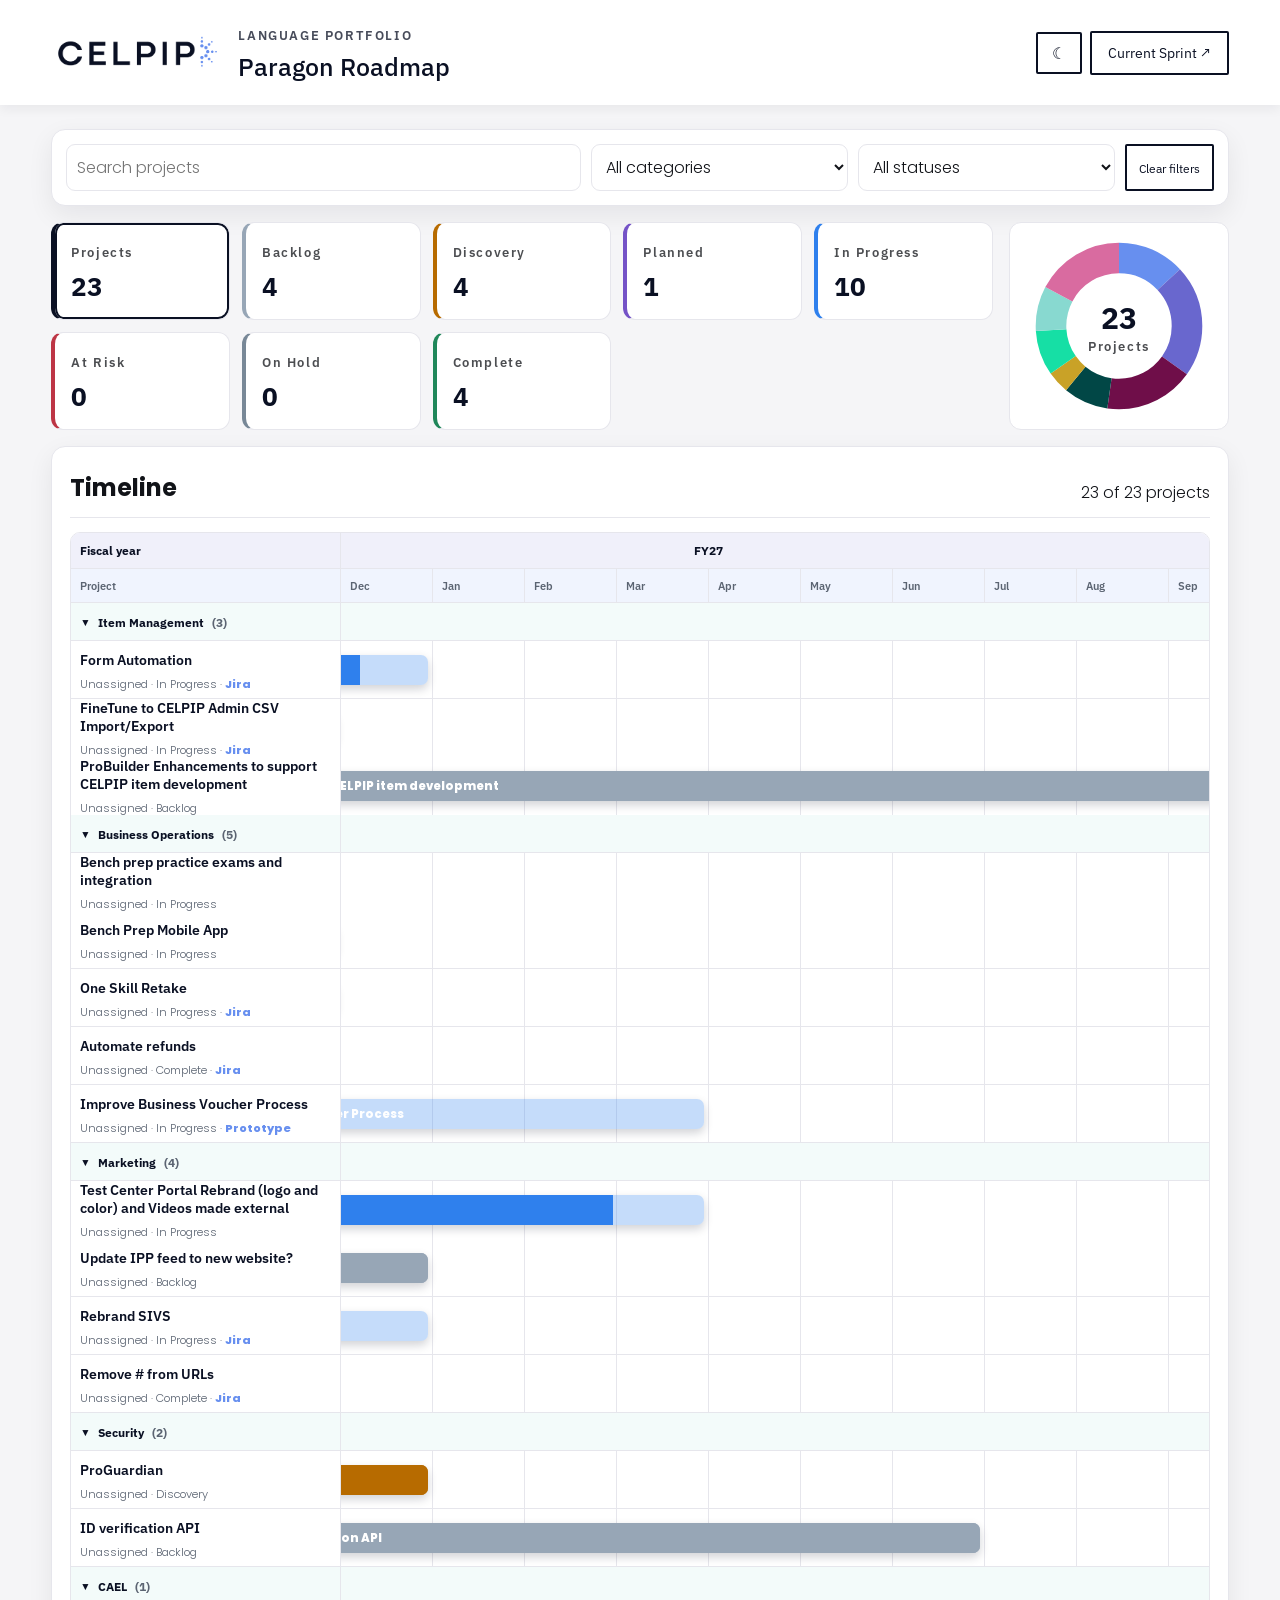
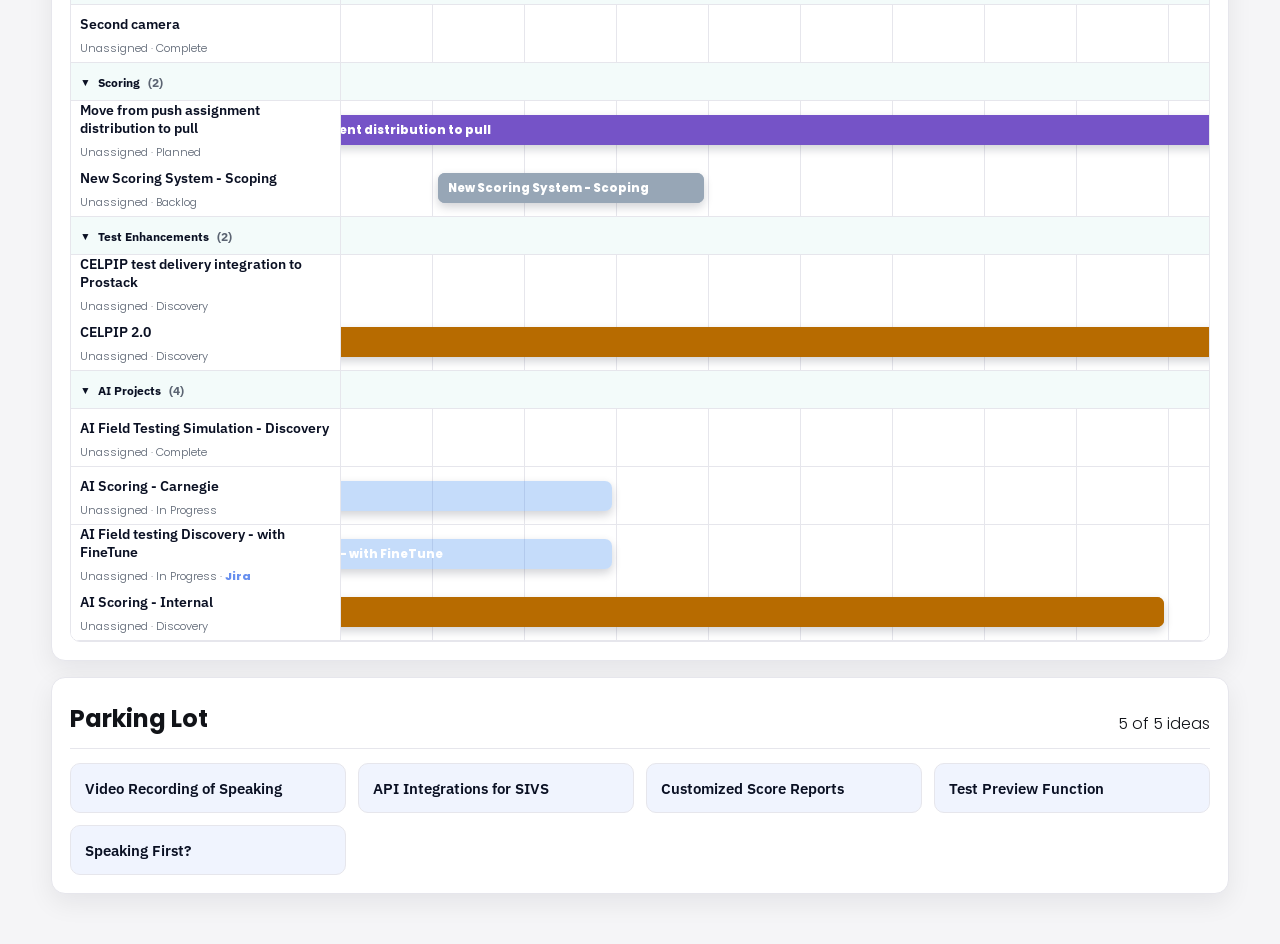
<file: celpip-paragon-roadmap-v2 3/index.html>
<!doctype html><html lang="en"><head><meta charset="utf-8"><meta name="viewport" content="width=device-width,initial-scale=1"><title>CELPIP & Paragon Roadmap</title><link rel="preconnect" href="https://fonts.googleapis.com"><link rel="preconnect" href="https://fonts.gstatic.com" crossorigin><link href="https://fonts.googleapis.com/css2?family=IBM+Plex+Sans:wght@400;500;600;700&family=Poppins:wght@300;400;500;600&display=swap" rel="stylesheet"><link rel="stylesheet" href="styles.css"></head><body><header><div class="brand"><img src="celpip-logo.png" alt="CELPIP" class="logo"><div><small>LANGUAGE PORTFOLIO</small><h1>Paragon Roadmap</h1></div></div><div class="actions"><button type="button" id="themeToggle" title="Toggle dark mode">☾</button><a href="https://paragontesting.atlassian.net/jira/software/projects/PT/boards/82?filter=&groupBy=none" target="_blank" rel="noopener noreferrer" title="View all current Paragon Technology activity in Jira — not everything shown there is on this roadmap">Current Sprint &#8599;</a></div></header><main><section class="toolbar"><input id="search" placeholder="Search projects"><select id="categoryFilter"></select><select id="statusFilter"></select><button id="clear">Clear filters</button></section><section id="metrics" class="metricsRow"></section><section class="panel"><div class="panelHead"><h2>Timeline</h2><span id="count"></span></div><div id="timeline"></div></section><section class="panel" id="parkingPanel" hidden><div class="panelHead"><h2>Parking Lot</h2><span id="parkingCount"></span></div><div id="parking"></div></section></main><dialog id="dialog"><div class="dialogHead"><h2 id="dialogTitle"></h2><button type="button" id="close">×</button></div><div id="dialogBody" class="detailGrid"></div></dialog><script src="app.js"></script></body></html>
</file>
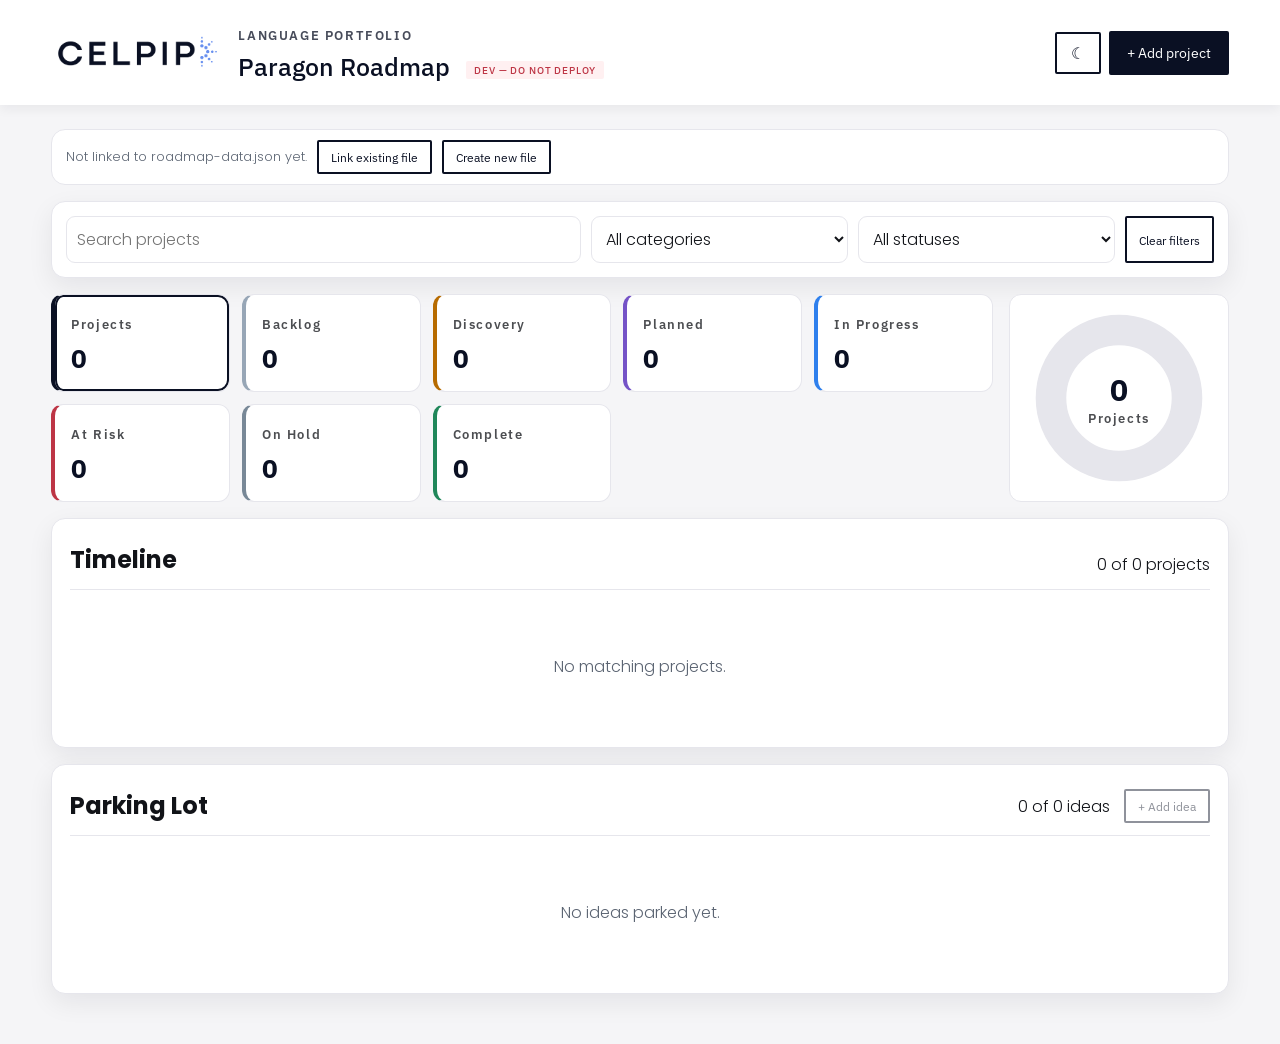
<file: celpip-paragon-roadmap-v2 3/admin.html>
<!doctype html><html lang="en"><head><meta charset="utf-8"><meta name="viewport" content="width=device-width,initial-scale=1"><title>Paragon Roadmap — Dev</title><link rel="preconnect" href="https://fonts.googleapis.com"><link rel="preconnect" href="https://fonts.gstatic.com" crossorigin><link href="https://fonts.googleapis.com/css2?family=IBM+Plex+Sans:wght@400;500;600;700&family=Poppins:wght@300;400;500;600&display=swap" rel="stylesheet"><link rel="stylesheet" href="styles.css"></head><body><header><div class="brand"><img src="celpip-logo.png" alt="CELPIP" class="logo"><div><small>LANGUAGE PORTFOLIO</small><h1>Paragon Roadmap <span class="devBadge">DEV — DO NOT DEPLOY</span></h1></div></div><div class="actions"><button type="button" id="themeToggle" title="Toggle dark mode">☾</button><button class="primary" id="add" disabled>+ Add project</button></div></header><main><section class="devBar" id="devBar"><span id="devStatus">Checking for a linked file…</span><button type="button" id="devLink" hidden>Link existing file</button><button type="button" id="devCreate" hidden>Create new file</button><button type="button" id="devReconnect" hidden>Reconnect</button><button type="button" id="devRelink" hidden>Change file</button></section><section class="toolbar"><input id="search" placeholder="Search projects"><select id="categoryFilter"></select><select id="statusFilter"></select><button id="clear">Clear filters</button></section><section id="metrics" class="metricsRow"></section><section class="panel"><div class="panelHead"><h2>Timeline</h2><span id="count"></span></div><div id="timeline"></div></section><section class="panel" id="parkingPanel"><div class="panelHead"><h2>Parking Lot</h2><div class="panelTools"><span id="parkingCount"></span><button type="button" id="addIdea" disabled>+ Add idea</button></div></div><div id="parking"></div></section></main><dialog id="dialog"><form id="form"><div class="dialogHead"><h2 id="dialogTitle">Project</h2><button type="button" id="close">×</button></div><input id="id" type="hidden"><div class="grid"><label class="wide">Project name<input id="name" required></label><label>Category<select id="pCategory" required></select></label><label>Owner<input id="owner" required></label><label>Status<select id="pStatus"></select></label><label>Priority<select id="priority"></select></label><label>% Complete<input id="percent" type="number" min="0" max="100" step="5" value="0"></label><label>Start month<input id="start" type="month" required></label><label>End month<input id="end" type="month" required></label><label class="wide">Jira link<input id="jira" type="url" placeholder="https://paragontesting.atlassian.net/browse/PT-1234"></label><label class="wide">Prototype link (optional)<input id="prototypeUrl" type="url" placeholder="https://..."></label><label class="wide">Notes<textarea id="objective" rows="3"></textarea></label></div><p id="error"></p><div class="dialogActions"><button type="button" class="danger" id="delete">Delete</button><span></span><button type="button" id="cancel">Cancel</button><button class="primary" type="submit">Save</button></div></form></dialog><dialog id="ideaDialog"><form id="ideaForm"><div class="dialogHead"><h2>Parking Lot idea</h2><button type="button" id="ideaClose">×</button></div><input id="ideaId" type="hidden"><div class="grid"><label class="wide">Idea<input id="ideaName" required></label><label class="wide">Category (optional)<select id="ideaCategory"></select></label><label class="wide">Jira link<input id="ideaJira" type="url" placeholder="https://paragontesting.atlassian.net/browse/PT-1234"></label><label class="wide">Notes<textarea id="ideaNotes" rows="4"></textarea></label></div><div class="dialogActions"><button type="button" class="danger" id="ideaDelete">Delete</button><span></span><button type="button" id="ideaCancel">Cancel</button><button class="primary" type="submit">Save</button></div></form></dialog><script src="admin.js"></script></body></html>
</file>
<file: celpip-paragon-roadmap-v2 3/styles.css>
:root{color-scheme:light;--navy:#0A1023;--deepgreen:#014746;--burgundy:#6F0E49;--purple:#6967CE;--blue:#678FEF;--green:#16DFA5;--aqua:#88D9D0;--ink:#111318;--heading:#0A1023;--surface:#fff;--hover-tint:#f8fbfd;--muted:#5b6472;--line:#e6e6ec;--bg:#f5f5f7;--white:#fff;--red:#bd3545;--tint-blue:#F0F4FE;--tint-purple:#F0F0FA;--tint-aqua:#F3FBFA}
:root[data-theme="dark"]{color-scheme:dark;--bg:#0A1023;--surface:#141a2e;--ink:#e7e9ee;--heading:#eef1f7;--muted:#93a0b3;--line:#262e4a;--hover-tint:#1b2340;--tint-blue:#17203a;--tint-purple:#1c1a33;--tint-aqua:#12241f}
*{box-sizing:border-box}[hidden]{display:none!important}body{margin:0;font-family:'Poppins',Segoe UI,Arial,sans-serif;font-weight:300;color:var(--ink);background:var(--bg)}input,select,textarea,label{font:inherit}button{font-family:'IBM Plex Sans',Arial,sans-serif;font-weight:400;font-size:.875rem}header{background:#fff;color:var(--navy);padding:22px 4vw;display:flex;justify-content:space-between;align-items:center;gap:20px;box-shadow:0 5px 10px rgba(10,16,35,.05)}.brand{display:flex;align-items:center;gap:14px}.logo{height:46px;width:auto;display:block}header h1{margin:4px 0 0;font-size:1.55rem;font-family:'IBM Plex Sans',Arial,sans-serif;font-weight:500}small{font-family:'IBM Plex Sans',Arial,sans-serif;font-weight:600;letter-spacing:.12em;opacity:.75}.actions{display:flex;gap:8px;align-items:center}.actions button,.actions label,.actions a,.toolbar button{border-width:2px;border-style:solid;border-radius:2px;padding:11px 16px;cursor:pointer;font-family:'IBM Plex Sans',Arial,sans-serif;font-weight:400;font-size:.875rem;text-decoration:none;display:inline-block}.actions button,.actions label,.actions a{border-color:var(--navy);background:#fff;color:var(--navy)}.toolbar button{border-color:var(--heading);background:var(--surface);color:var(--heading);padding:7px 12px;font-size:.78rem}#themeToggle{padding:11px 14px;font-size:1rem;line-height:1}.primary{background:var(--navy)!important;color:#fff!important;border-color:var(--navy)!important}.devBadge{display:inline-block;margin-left:10px;padding:2px 8px;border-radius:2px;background:#fff0f1;color:var(--red);font-size:.65rem;letter-spacing:.08em;vertical-align:middle}.devBar{display:flex;align-items:center;gap:10px;flex-wrap:wrap;background:var(--surface);border:1px solid var(--line);border-radius:14px;padding:10px 14px;margin:0 0 16px;font-size:.8rem;color:var(--muted)}.devBar.warn{border-color:#c98a1f;color:#c98a1f}.devBar.err{border-color:var(--red);color:var(--red)}.devBar button{border-width:2px;border-style:solid;border-radius:2px;padding:7px 12px;cursor:pointer;font-family:'IBM Plex Sans',Arial,sans-serif;font-weight:400;font-size:.78rem;border-color:var(--heading);background:var(--surface);color:var(--heading)}main{padding:24px 4vw 50px;max-width:1600px;margin:auto}.toolbar,.panel{background:var(--surface);border:1px solid var(--line);border-radius:14px;box-shadow:0 9px 26px rgba(10,16,35,.07)}.toolbar{padding:14px;display:grid;grid-template-columns:2fr 1fr 1fr auto;gap:10px}.toolbar input,.toolbar select{background:var(--surface);color:var(--ink);border:1px solid var(--line);border-radius:9px;padding:10px}.metricsRow{display:flex;gap:16px;align-items:stretch;margin:16px 0}.metrics{flex:1 1 auto;display:grid;grid-template-columns:repeat(auto-fit,minmax(150px,1fr));gap:12px}.pieCard{flex:0 0 220px;background:var(--surface);border:1px solid var(--line);border-radius:12px;padding:16px;display:flex;align-items:center;justify-content:center}.pieWrap{position:relative;width:170px;height:170px}.pieSvg{width:100%;height:100%}.pieSvg circle{transition:opacity .15s}.pieTotal{position:absolute;inset:0;display:flex;flex-direction:column;align-items:center;justify-content:center;text-align:center;pointer-events:none}.pieTotal b{font-family:'IBM Plex Sans',Arial,sans-serif;font-size:1.9rem;color:var(--heading)}.pieTooltip{position:absolute;background:var(--navy);color:#fff;font-family:'IBM Plex Sans',Arial,sans-serif;font-size:.72rem;font-weight:600;padding:5px 9px;border-radius:4px;pointer-events:none;white-space:nowrap;z-index:10;box-shadow:0 4px 10px rgba(10,16,35,.25)}.metric{background:var(--surface);border:1px solid var(--line);border-radius:12px;padding:16px;border-left:4px solid var(--blue);cursor:pointer;transition:box-shadow .15s}.metric:hover{box-shadow:0 4px 14px rgba(10,16,35,.12)}.metric.active{box-shadow:0 0 0 2px var(--heading) inset}.metric small,.metric b{font-family:'IBM Plex Sans',Arial,sans-serif}.metric b{display:block;font-size:1.65rem;color:var(--heading);margin-top:5px}.panel{padding:18px;overflow:hidden}.panelHead{display:flex;justify-content:space-between;align-items:end;border-bottom:1px solid var(--line);padding-bottom:12px;margin-bottom:14px}.panelHead h2{margin:5px 0 0}.timelineScroll{width:100%;overflow-x:auto;overflow-y:hidden;border:1px solid var(--line);border-radius:10px;overscroll-behavior-x:contain}.timelineGrid{--label:270px;--month:92px;min-width:calc(var(--label) + var(--months) * var(--month));position:relative}.fyRow,.monthRow,.projectRow,.categoryRow{display:grid;grid-template-columns:var(--label) repeat(var(--months),var(--month));position:relative}
.categoryRow{height:38px}
.catLabel{position:sticky;left:0;z-index:5;border-right:1px solid var(--line);border-bottom:1px solid var(--line);display:flex;align-items:center;gap:8px;padding:0 9px;background:var(--tint-aqua);color:var(--heading);font-family:'IBM Plex Sans',Arial,sans-serif;font-weight:700;font-size:.78rem;cursor:pointer;user-select:none}
.catBar{grid-column:2/-1;background:var(--tint-aqua);border-bottom:1px solid var(--line)}
.catArrow{display:inline-block;transition:transform .15s;font-size:.65rem}
.catArrow.collapsed{transform:rotate(-90deg)}
.catCount{color:var(--muted);font-weight:700}.fyRow{height:36px;background:var(--tint-purple);font-family:'IBM Plex Sans',Arial,sans-serif;font-size:.74rem;font-weight:700;color:var(--heading)}.monthRow{height:34px;background:var(--tint-blue);font-family:'IBM Plex Sans',Arial,sans-serif;font-size:.7rem;font-weight:600;color:var(--muted)}.fyLabel,.monthLabel,.projectInfo,.cell{border-right:1px solid var(--line);border-bottom:1px solid var(--line);display:flex;align-items:center;padding:0 9px}.sticky{position:sticky;left:0;z-index:5;background:inherit}.fyGroup{display:flex;align-items:center;justify-content:center;border-right:1px solid var(--line);border-bottom:1px solid var(--line)}.projectRow{height:58px}.projectInfo{background:var(--surface);z-index:4}.projectInfo button{border:0;background:none;padding:0;text-align:left;color:var(--heading);font-family:'IBM Plex Sans',Arial,sans-serif;font-weight:600;cursor:pointer}.projectInfo span{display:block;color:var(--muted);font-size:.7rem;margin-top:4px}
.projectInfo a{color:var(--blue);font-weight:800;text-decoration:none}
.projectInfo a:hover{text-decoration:underline}.cell{background:var(--surface);padding:0}.projectRow:hover .cell,.projectRow:hover .projectInfo{background:var(--hover-tint)}.bar{position:absolute;top:14px;height:30px;border-radius:7px;overflow:hidden;cursor:pointer;z-index:3;box-shadow:0 4px 10px rgba(10,16,35,.19)}.barFill{position:absolute;top:0;left:0;height:100%}.barLabel{position:relative;z-index:1;display:block;color:#fff;padding:7px 10px;font-size:.72rem;font-weight:800;white-space:nowrap;overflow:hidden;text-overflow:ellipsis}.empty{padding:50px;text-align:center;color:var(--muted)}.panel+.panel{margin-top:16px}.panelTools{display:flex;align-items:center;gap:14px}.panelTools button{border:2px solid var(--heading);border-radius:2px;background:var(--surface);color:var(--heading);padding:7px 12px;font-family:'IBM Plex Sans',Arial,sans-serif;font-size:.78rem;font-weight:400;cursor:pointer}.panelTools button:disabled{opacity:.45;cursor:not-allowed}.parkingGrid{display:grid;grid-template-columns:repeat(auto-fill,minmax(260px,1fr));gap:12px}.idea{background:var(--tint-blue);border:1px solid var(--line);border-radius:10px;padding:14px;display:flex;flex-direction:column;gap:7px;min-width:0}.idea h3{margin:0;font-family:'IBM Plex Sans',Arial,sans-serif;font-size:.95rem;font-weight:600;color:var(--heading)}.idea p{margin:0;font-size:.85rem;white-space:pre-wrap;overflow-wrap:anywhere}.idea .meta{display:flex;gap:12px;align-items:center;flex-wrap:wrap;font-family:'IBM Plex Sans',Arial,sans-serif;font-size:.72rem;font-weight:600;color:var(--muted)}.idea .meta i{display:inline-block;width:8px;height:8px;border-radius:50%;margin-right:6px}.idea .meta a{color:var(--blue);font-weight:800;text-decoration:none}.idea .meta a:hover{text-decoration:underline}.idea.editable{cursor:pointer}.idea.editable:hover,.idea.editable:focus-visible{box-shadow:0 4px 14px rgba(10,16,35,.12);outline:none}dialog{background:var(--surface);color:var(--ink);border:0;border-radius:16px;padding:22px;width:min(560px,calc(100vw - 24px));box-shadow:0 25px 70px rgba(10,16,35,.3)}dialog::backdrop{background:rgba(8,28,45,.6)}.dialogHead{display:flex;justify-content:space-between;align-items:start;gap:12px}.dialogHead h2{margin:0;font-family:'IBM Plex Sans',Arial,sans-serif;font-weight:600}.dialogHead button{border:0;background:var(--line);color:var(--ink);border-radius:50%;font-size:1.4rem;width:36px;height:36px;flex:0 0 auto}.detailGrid{display:grid;grid-template-columns:1fr 1fr;gap:14px;margin-top:18px}.detailGrid small{display:block;font-size:.7rem;color:var(--muted);margin-bottom:3px;opacity:1}.detailGrid a{color:var(--blue)}.detailNotes{grid-column:span 2}.detailNotes p{margin:0;white-space:pre-wrap}.grid{display:grid;grid-template-columns:1fr 1fr;gap:12px;margin-top:18px}.grid label{font-family:'IBM Plex Sans',Arial,sans-serif;font-size:.75rem;font-weight:600;color:var(--muted);text-transform:uppercase}.grid input,.grid select,.grid textarea{display:block;width:100%;margin-top:5px;padding:10px;border:1px solid var(--line);border-radius:9px;background:var(--surface);color:var(--ink);text-transform:none;font-family:'Poppins',Segoe UI,Arial,sans-serif}.wide{grid-column:span 2}.dialogActions{display:grid;grid-template-columns:auto 1fr auto auto;gap:10px;margin-top:18px}.dialogActions button{border-width:2px;border-style:solid;border-radius:2px;padding:11px 16px;cursor:pointer;font-family:'IBM Plex Sans',Arial,sans-serif;font-weight:400;font-size:.875rem;border-color:var(--heading);background:var(--surface);color:var(--heading)}.danger{color:var(--red)!important;background:#fff0f1!important;border-color:#facbd0!important}:root[data-theme="dark"] .danger{background:#3a1620!important;border-color:#7a2c3a!important;color:#ff8fa3!important}@media(prefers-color-scheme:dark){:root:not([data-theme="light"]) .danger{background:#3a1620!important;border-color:#7a2c3a!important;color:#ff8fa3!important}}#error{color:var(--red);font-weight:700}@media(max-width:750px){header{align-items:flex-start;flex-direction:column}.actions{overflow:auto;width:100%}.toolbar{grid-template-columns:1fr 1fr}.toolbar input{grid-column:span 2}.metricsRow{flex-direction:column}.pieCard{flex-basis:auto}.detailGrid{grid-template-columns:1fr}.detailNotes{grid-column:auto}.grid{grid-template-columns:1fr}.wide{grid-column:auto}}
</file>
